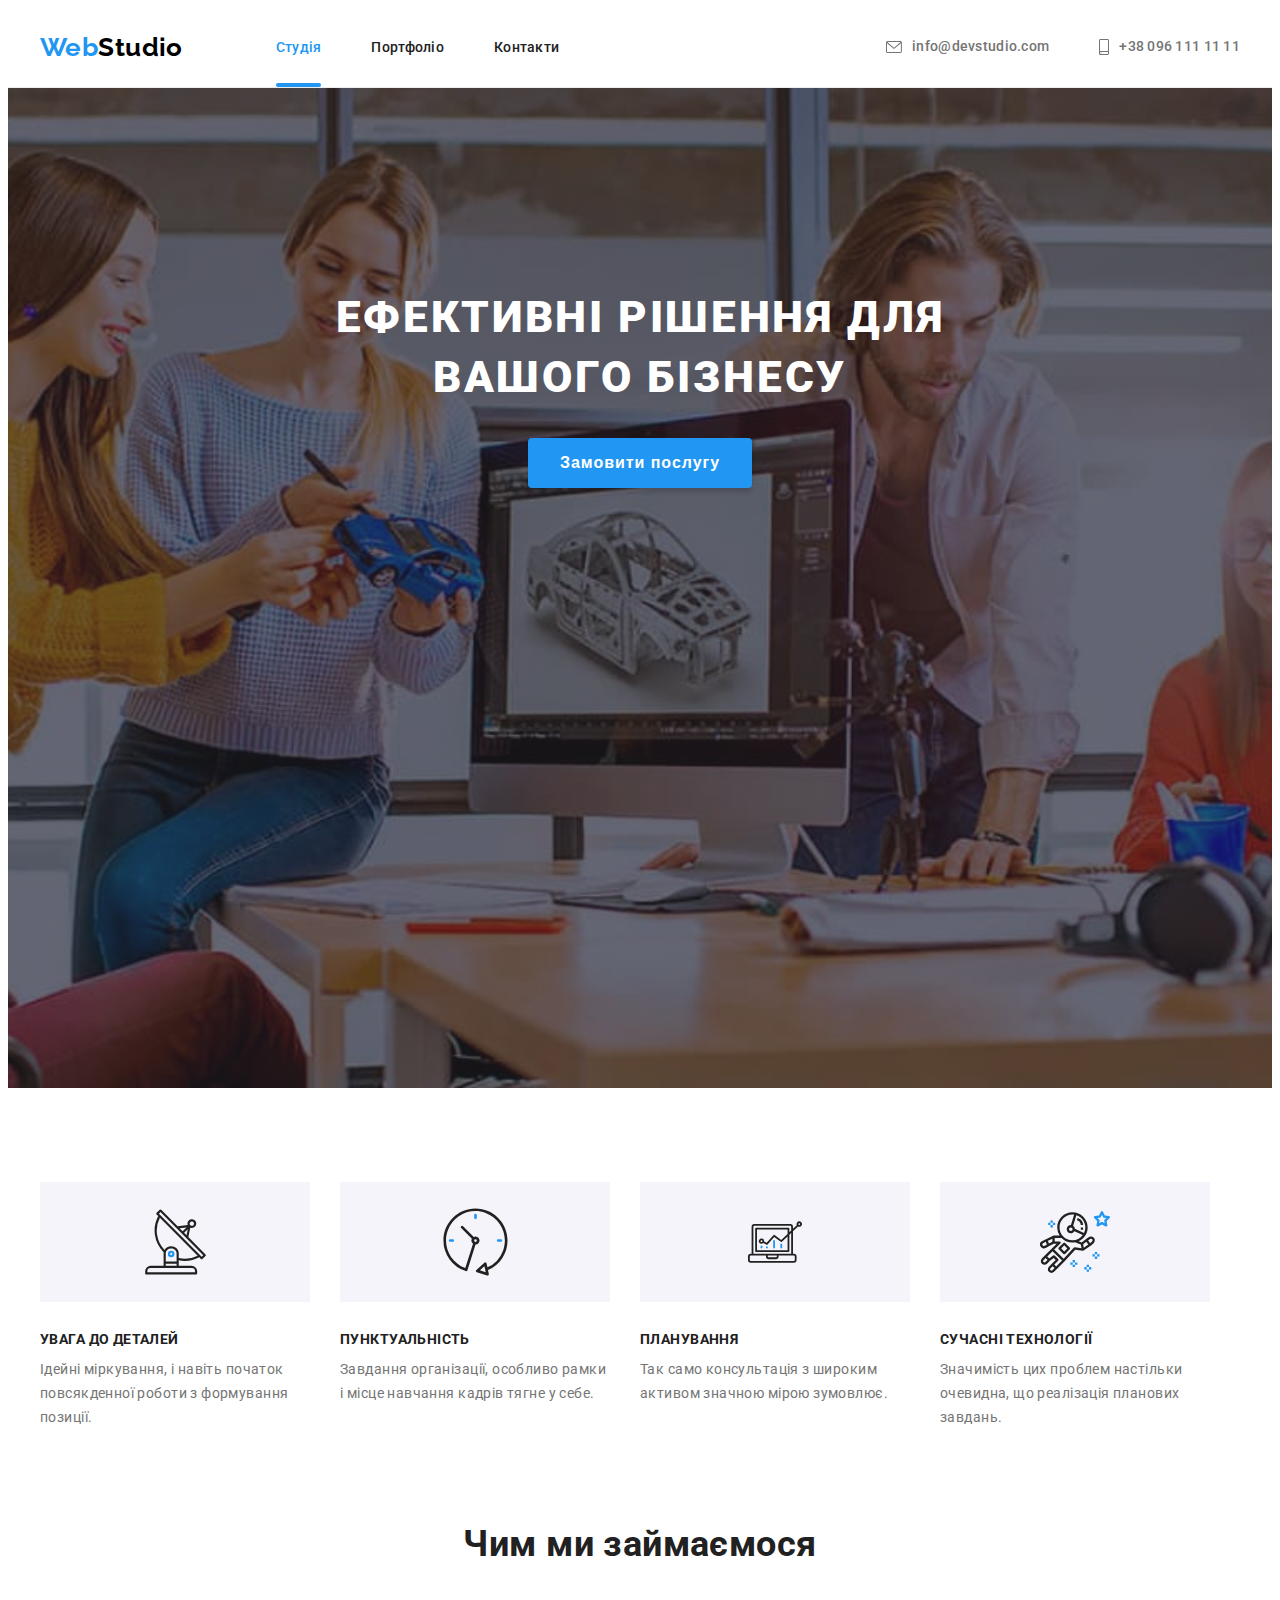
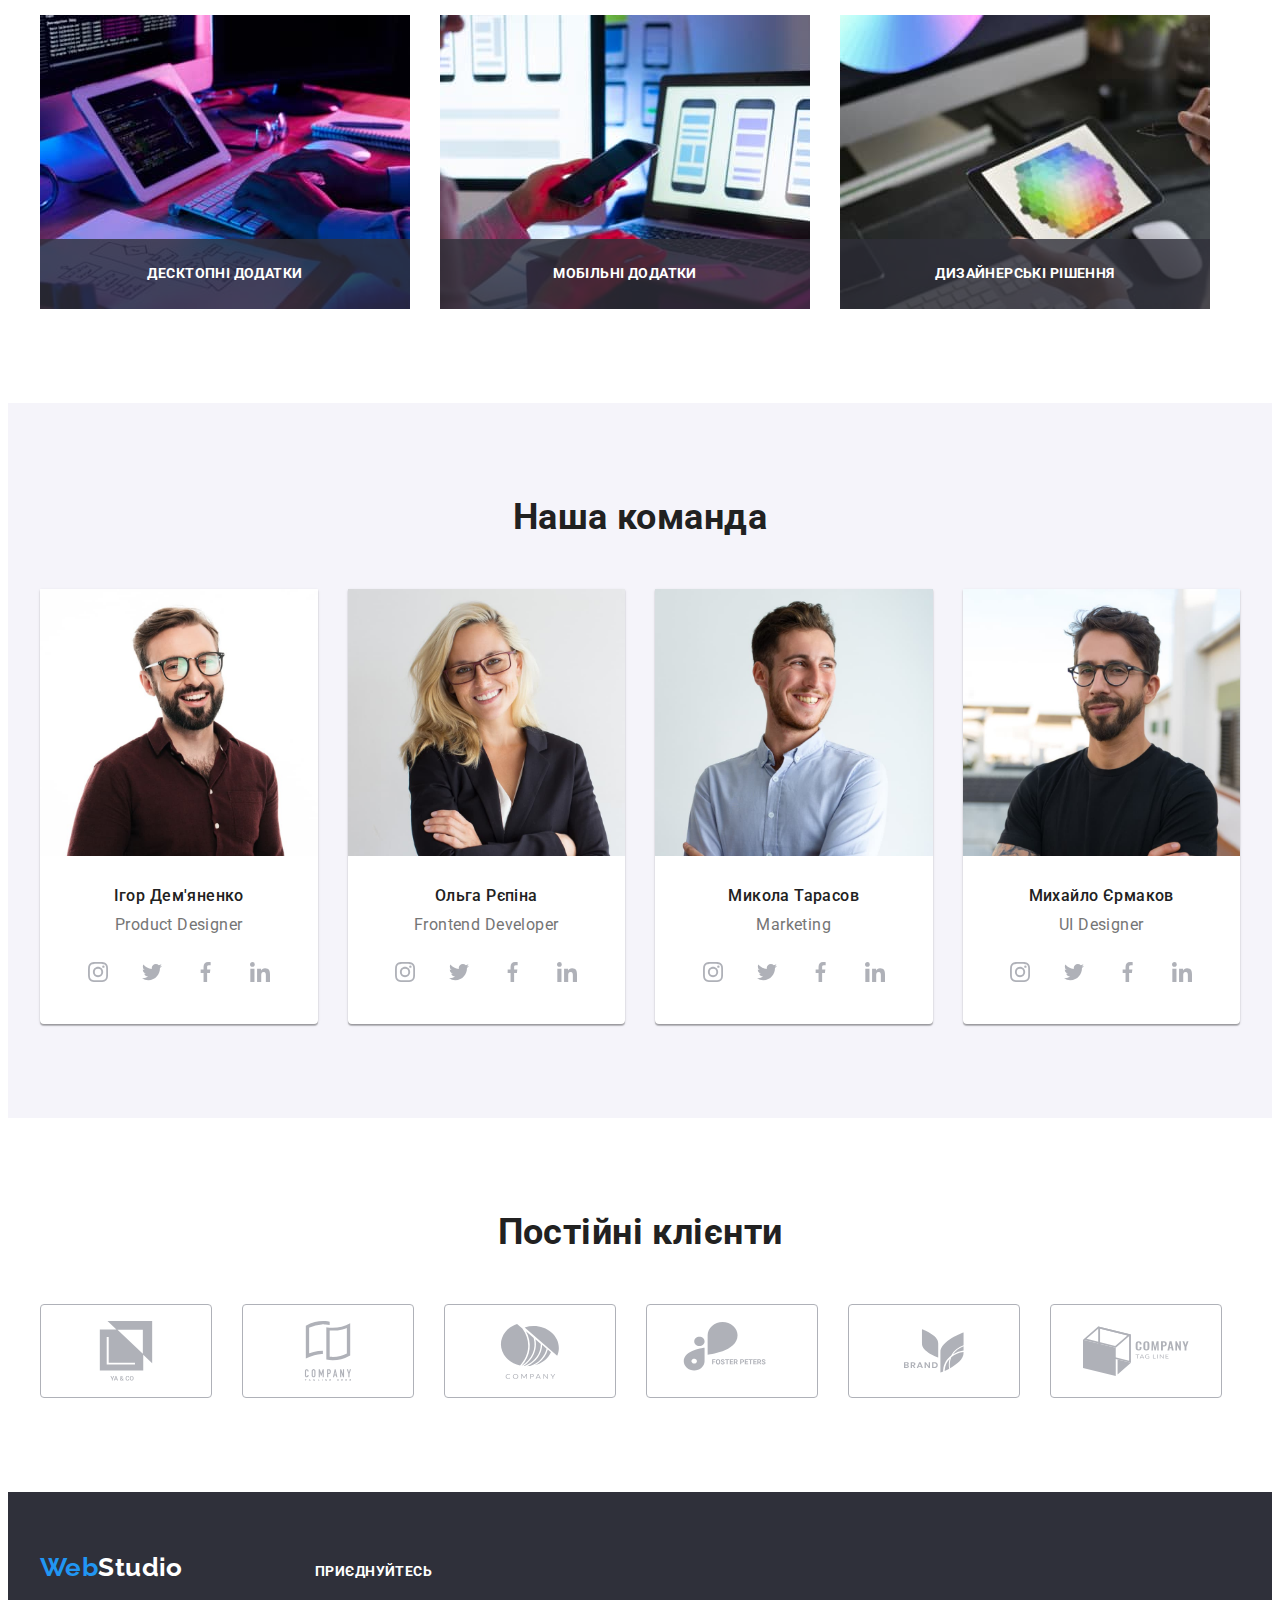
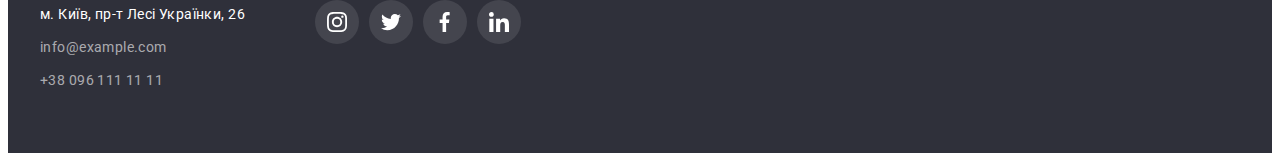
<file: index.html>
<!DOCTYPE html>
<html lang="uk">

<head>
  <meta charset="UTF-8" />
  <meta http-equiv="X-UA-Compatible" content="IE=edge" />
  <meta name="viewport" content="width=device-width, initial-scale=1.0" />
  <title>WebStudio</title>
  <link rel="preconnect" href="https://fonts.googleapis.com">
  <link rel="preconnect" href="https://fonts.gstatic.com" crossorigin>
  <link href="https://fonts.googleapis.com/css2?family=Raleway:wght@700&family=Roboto:wght@400;500;700;900&display=swap"
    rel="stylesheet">
  <link rel="stylesheet" href="https://cdnjs.cloudflare.com/ajax/libs/modern-normalize/1.1.0/modern-normalize.min.css"
    integrity="sha512-wpPYUAdjBVSE4KJnH1VR1HeZfpl1ub8YT/NKx4PuQ5NmX2tKuGu6U/JRp5y+Y8XG2tV+wKQpNHVUX03MfMFn9Q=="
    crossorigin="anonymous" referrerpolicy="no-referrer" />
  <link rel="stylesheet" href="./css/style.css">
</head>

<body>
  <!-- header -->

  <header class="header">
    <div class="container">
      <nav class="nav">
        <a class="nav-logo link" href="./index.html">Web<span class="logo-studio">Studio</span>
        </a>
        <ul class="nav-list list">
          <li class="nav-item">
            <a class="nav-link link nav-inner" href="">Студія</a>
          </li>
          <li class="nav-item">
            <a class="nav-link link" href="./portfolio.html">Портфоліо</a>
          </li>
          <li class="nav-item">
            <a class="nav-link link" href="">Контакти</a>
          </li>
        </ul>
      </nav>
      <ul class="nav-list list">
        <li class="nav-envelop">
          <a class="contact-link link" href="mailto:info@devstudio.com">
            <svg class="contact-link-icon" width="16" height="12">
              <use href="./images/symbol-defs.svg#icon-envelope"></use>
            </svg> info@devstudio.com</a>
        </li>
        <li>
          <a class="contact-link link" href="tel:+380961111111">
            <svg class="contact-link-icon" width="10" height="16">
              <use href="./images/symbol-defs.svg#icon-smartphone"></use>
            </svg>+38 096 111 11 11</a>
        </li>
      </ul>
    </div>
  </header>

  <!-- main -->

  <main>
    <section class="hero section">
      <div class="container">
        <div class="hero-content">
          <h1 class="hero-title">Ефективні рішення для вашого бізнесу</h1>
          <button class="hero-btn" type="button" data-modal-open>Замовити послугу</button>
        </div>
      </div>
    </section>
    <section class="principies section">
      <div class="container">
        <h2 class="visually-hidden">our principies</h2>
        <ul class="principies-list list">
          <li class="principies-item">
            <div class="background-icon">
              <svg class="principies-icon" width="65" height="70">
                <use href="./images/symbol-defs.svg#icon-antenna"></use>
              </svg>
            </div>
            <h3 class="principies-title">УВАГА ДО ДЕТАЛЕЙ</h3>
            <p class="principies-text">
              Ідейні міркування, і навіть початок повсякденної роботи з формування позиції.
            </p>
          </li>
          <li class="principies-item">
            <div class="background-icon">
              <svg class="principies-icon" width="67" height="70">
                <use href="./images/symbol-defs.svg#icon-clock"></use>
              </svg>
            </div>
            <h3 class="principies-title">ПУНКТУАЛЬНІСТЬ</h3>
            <p class="principies-text">
              Завдання організації, особливо рамки і місце навчання кадрів тягне у себе.
            </p>
          </li>
          <li class="principies-item">
            <div class="background-icon">
              <svg class="principies-icon" width="70" height="54">
                <use href="./images/symbol-defs.svg#icon-diagram"></use>
              </svg>
            </div>
            <h3 class="principies-title">ПЛАНУВАННЯ</h3>
            <p class="principies-text">
              Так само консультація з широким активом значною мірою зумовлює.
            </p>
          </li>
          <li class="principies-item">
            <div class="background-icon">
              <svg class="principies-icon" width="70" height="70">
                <use href="./images/symbol-defs.svg#icon-astronaut"></use>
              </svg>
            </div>
            <h3 class="principies-title">
              СУЧАСНІ ТЕХНОЛОГІЇ
            </h3>
            <p class="principies-text">
              Значимість цих проблем настільки очевидна, що реалізація планових завдань.
            </p>
          </li>
        </ul>
      </div>
    </section>
    <section class="work section">
      <div class="container">
        <h2 class="section-title">Чим ми займаємося</h2>
        <ul class="work-list list">
          <li class="work-item"><img src="./images/what-we-do/box_1.jpg" alt="box1" width="370" height="294" />
            <div class="work-item-text">
              <span>
                Десктопні додатки
              </span>
            </div>
          </li>
          <li class="work-item"><img src="./images/what-we-do/box_2.jpg" alt="box2" width="370" height="294" />
            <div class="work-item-text">
              <span>
                Мобільні додатки
              </span>
            </div>
          </li>
          <li class="work-item"><img src="./images/what-we-do/box_3.jpg" alt="box3" width="370" height="294" />
            <div class="work-item-text">
              <span>
                Дизайнерські рішення
              </span>
            </div>
          </li>
        </ul>
      </div>
    </section>
    <section class="team section">
      <div class="container">
        <h2 class="section-title">Наша команда</h2>
        <ul class="team-list list">
          <li class="team-item">
            <img src="./images/our-team/team_1.jpg" alt="team_1" width="270" height="260" />
            <div class="team-content">
              <h3 class="team-name">Ігор Дем'яненко</h3>
              <p class="team-text">Product Designer</p>
              <ul class="team-soc-list list">
                <li class="team-soc-item">
                  <a class="team-soc-link" href=""><svg class="team-soc-icon" width="20" height="20">
                      <use href="./images/symbol-defs.svg#icon-instagram"></use>
                    </svg>
                  </a>
                </li>
                <li class="team-soc-item">
                  <a class="team-soc-link" href="">
                    <svg class="team-soc-icon" width="20" height="20">
                      <use href="./images/symbol-defs.svg#icon-twitter">
                      </use>
                    </svg>
                  </a>
                </li>
                <li class="team-soc-item">
                  <a class="team-soc-link" href="">
                    <svg class="team-soc-icon" width="20" height="20">
                      <use href="./images/symbol-defs.svg#icon-facebook">
                      </use>
                    </svg>
                  </a>
                </li>
                <li class="team-soc-item">
                  <a class="team-soc-link" href="">
                    <svg class="team-soc-icon" width="20" height="20">
                      <use href="./images/symbol-defs.svg#icon-linkedin">
                      </use>
                    </svg>
                  </a>
                </li>
              </ul>
            </div>
          </li>
          <li class="team-item">
            <img src="./images/our-team/team_2.jpg" alt="team_2" width="270" height="260" />
            <div class="team-content">
              <h3 class="team-name">Ольга Рєпіна</h3>
              <p class="team-text">Frontend Developer</p>
              <ul class="team-soc-list list">
                <li class="team-soc-item">
                  <a class="team-soc-link" href=""><svg class="team-soc-icon" width="20" height="20">
                      <use href="./images/symbol-defs.svg#icon-instagram"></use>
                    </svg>
                  </a>
                </li>
                <li class="team-soc-item">
                  <a class="team-soc-link" href="">
                    <svg class="team-soc-icon" width="20" height="20">
                      <use href="./images/symbol-defs.svg#icon-twitter">
                      </use>
                    </svg>
                  </a>
                </li>
                <li class="team-soc-item">
                  <a class="team-soc-link" href="">
                    <svg class="team-soc-icon" width="20" height="20">
                      <use href="./images/symbol-defs.svg#icon-facebook">
                      </use>
                    </svg>
                  </a>
                </li>
                <li class="team-soc-item">
                  <a class="team-soc-link" href="">
                    <svg class="team-soc-icon" width="20" height="20">
                      <use href="./images/symbol-defs.svg#icon-linkedin">
                      </use>
                    </svg>
                  </a>
                </li>
              </ul>
            </div>
          </li>
          <li class="team-item">
            <img src="./images/our-team/team_3.jpg" alt="team_3" width="270" height="260" />
            <div class="team-content">
              <h3 class="team-name">Микола Тарасов</h3>
              <p class="team-text">Marketing</p>
              <ul class="team-soc-list list">
                <li class="team-soc-item">
                  <a class="team-soc-link" href=""><svg class="team-soc-icon" width="20" height="20">
                      <use href="./images/symbol-defs.svg#icon-instagram"></use>
                    </svg>
                  </a>
                </li>
                <li class="team-soc-item">
                  <a class="team-soc-link" href="">
                    <svg class="team-soc-icon" width="20" height="20">
                      <use href="./images/symbol-defs.svg#icon-twitter">
                      </use>
                    </svg>
                  </a>
                </li>
                <li class="team-soc-item">
                  <a class="team-soc-link" href="">
                    <svg class="team-soc-icon" width="20" height="20">
                      <use href="./images/symbol-defs.svg#icon-facebook">
                      </use>
                    </svg>
                  </a>
                </li>
                <li class="team-soc-item">
                  <a class="team-soc-link" href="">
                    <svg class="team-soc-icon" width="20" height="20">
                      <use href="./images/symbol-defs.svg#icon-linkedin">
                      </use>
                    </svg>
                  </a>
                </li>
              </ul>
            </div>
          </li>
          <li class="team-item">
            <img src="./images/our-team/team_4.jpg" alt="team_4" width="270" height="260" />
            <div class="team-content">
              <h3 class="team-name">Михайло Єрмаков</h3>
              <p class="team-text">UI Designer</p>
              <ul class="team-soc-list list">
                <li class="team-soc-item">
                  <a class="team-soc-link" href=""><svg class="team-soc-icon" width="20" height="20">
                      <use href="./images/symbol-defs.svg#icon-instagram"></use>
                    </svg>
                  </a>
                </li>
                <li class="team-soc-item">
                  <a class="team-soc-link" href="">
                    <svg class="team-soc-icon" width="20" height="20">
                      <use href="./images/symbol-defs.svg#icon-twitter">
                      </use>
                    </svg>
                  </a>
                </li>
                <li class="team-soc-item">
                  <a class="team-soc-link" href="">
                    <svg class="team-soc-icon" width="20" height="20">
                      <use href="./images/symbol-defs.svg#icon-facebook">
                      </use>
                    </svg>
                  </a>
                </li>
                <li class="team-soc-item">
                  <a class="team-soc-link" href="">
                    <svg class="team-soc-icon" width="20" height="20">
                      <use href="./images/symbol-defs.svg#icon-linkedin">
                      </use>
                    </svg>
                  </a>
                </li>
              </ul>
            </div>
          </li>
        </ul>
      </div>

      </div>
    </section>
    <section class="clients section">
      <div class="container">
        <h2 class="section-title">Постійні клієнти</h2>
        <ul class="clients-icon-group list">
          <li>
            <a class="clients-icon-link" href=""> <svg class="clients-icon" width="106" height="60">
                <use href="./images/symbol-defs.svg#icon-client-1"></use>
              </svg>
            </a>
          </li>
          <li>
            <a class="clients-icon-link" href=""> <svg class="clients-icon" width="106" height="60">
                <use href="./images/symbol-defs.svg#icon-client-2"></use>
              </svg>
            </a>
          </li>
          <li>
            <a class="clients-icon-link" href=""> <svg class="clients-icon" width="106" height="60">
                <use href="./images/symbol-defs.svg#icon-client-3"></use>
              </svg>
            </a>
          </li>
          <li>
            <a class="clients-icon-link" href=""> <svg class="clients-icon" width="106" height="60">
                <use href="./images/symbol-defs.svg#icon-client-4"></use>
              </svg>
            </a>
          </li>
          <li>
            <a class="clients-icon-link" href=""> <svg class="clients-icon" width="106" height="60">
                <use href="./images/symbol-defs.svg#icon-client-5"></use>
              </svg>
            </a>
          </li>
          <li>
            <a class="clients-icon-link" href=""> <svg class="clients-icon" width="106" height="60">
                <use href="./images/symbol-defs.svg#icon-client-6"></use>
              </svg>
            </a>
          </li>
        </ul>
      </div>
    </section>
  </main>

  <!-- footer -->

  <footer class="footer">
    <div class="container">
      <div>
        <a class="footer-logo link" href="./index.html">Web<span class="footer-logo-studio">Studio</span>
        </a>
        <address class="footer-adress">
          <ul class="footer-list list">
            <li class="footer-item">
              <a class="map link" href="https://goo.gl/maps/e1kzpUuALeePTq5k7" target="_blank"
                rel="noopener noreferrer nofollow">м. Київ, пр-т Лесі Українки, 26</a>
            </li>
            <li class="footer-item">
              <a class="footer-tel link" href="mailto:info@example.com">info@example.com</a>
            </li>
            <li class="footer-item-tel">
              <a class="footer-tel link" href="tel:+12127724150">+38 096 111 11 11</a>
            </li>
          </ul>
        </address>
      </div>
      <div class="footer-soc">
        <p class="footer-soc-text">приєднуйтесь</p>
        <ul class="footer-soc-list list">
          <li class="footer-soc-item"><a class="footer-soc-link" href="">
              <svg class="footer-soc-icon" width="20" height="20">
                <use href="./images/symbol-defs.svg#icon-instagram">
                </use>
              </svg>
            </a></li>
          <li class="footer-soc-item"><a class="footer-soc-link" href="">
              <svg class="footer-soc-icon" width="20" height="20">
                <use href="./images/symbol-defs.svg#icon-twitter">
                </use>
              </svg>
            </a></li>
          <li class="footer-soc-item"><a class="footer-soc-link" href="">
              <svg class="footer-soc-icon" width="20" height="20">
                <use href="./images/symbol-defs.svg#icon-facebook">
                </use>
              </svg>
            </a></li>
          <li class="footer-soc-item"><a class="footer-soc-link" href="">
              <svg class="footer-soc-icon" width="20" height="20">
                <use href="./images/symbol-defs.svg#icon-linkedin">
                </use>
              </svg>
            </a></li>
        </ul>
      </div>
    </div>
  </footer>
  <div class="backdrop is-hidden" data-modal>
    <div class="modal">
      <button type="button" class="modal-btn" data-modal-close>
        <svg class="modal-icon-close" width="18" height="18">
          <use href="./images/symbol-defs.svg#icon-close"></use>
        </svg>
      </button>
    </div>
  </div>
  <script src="./js/modal.js"></script>
</body>

</html>
</file>
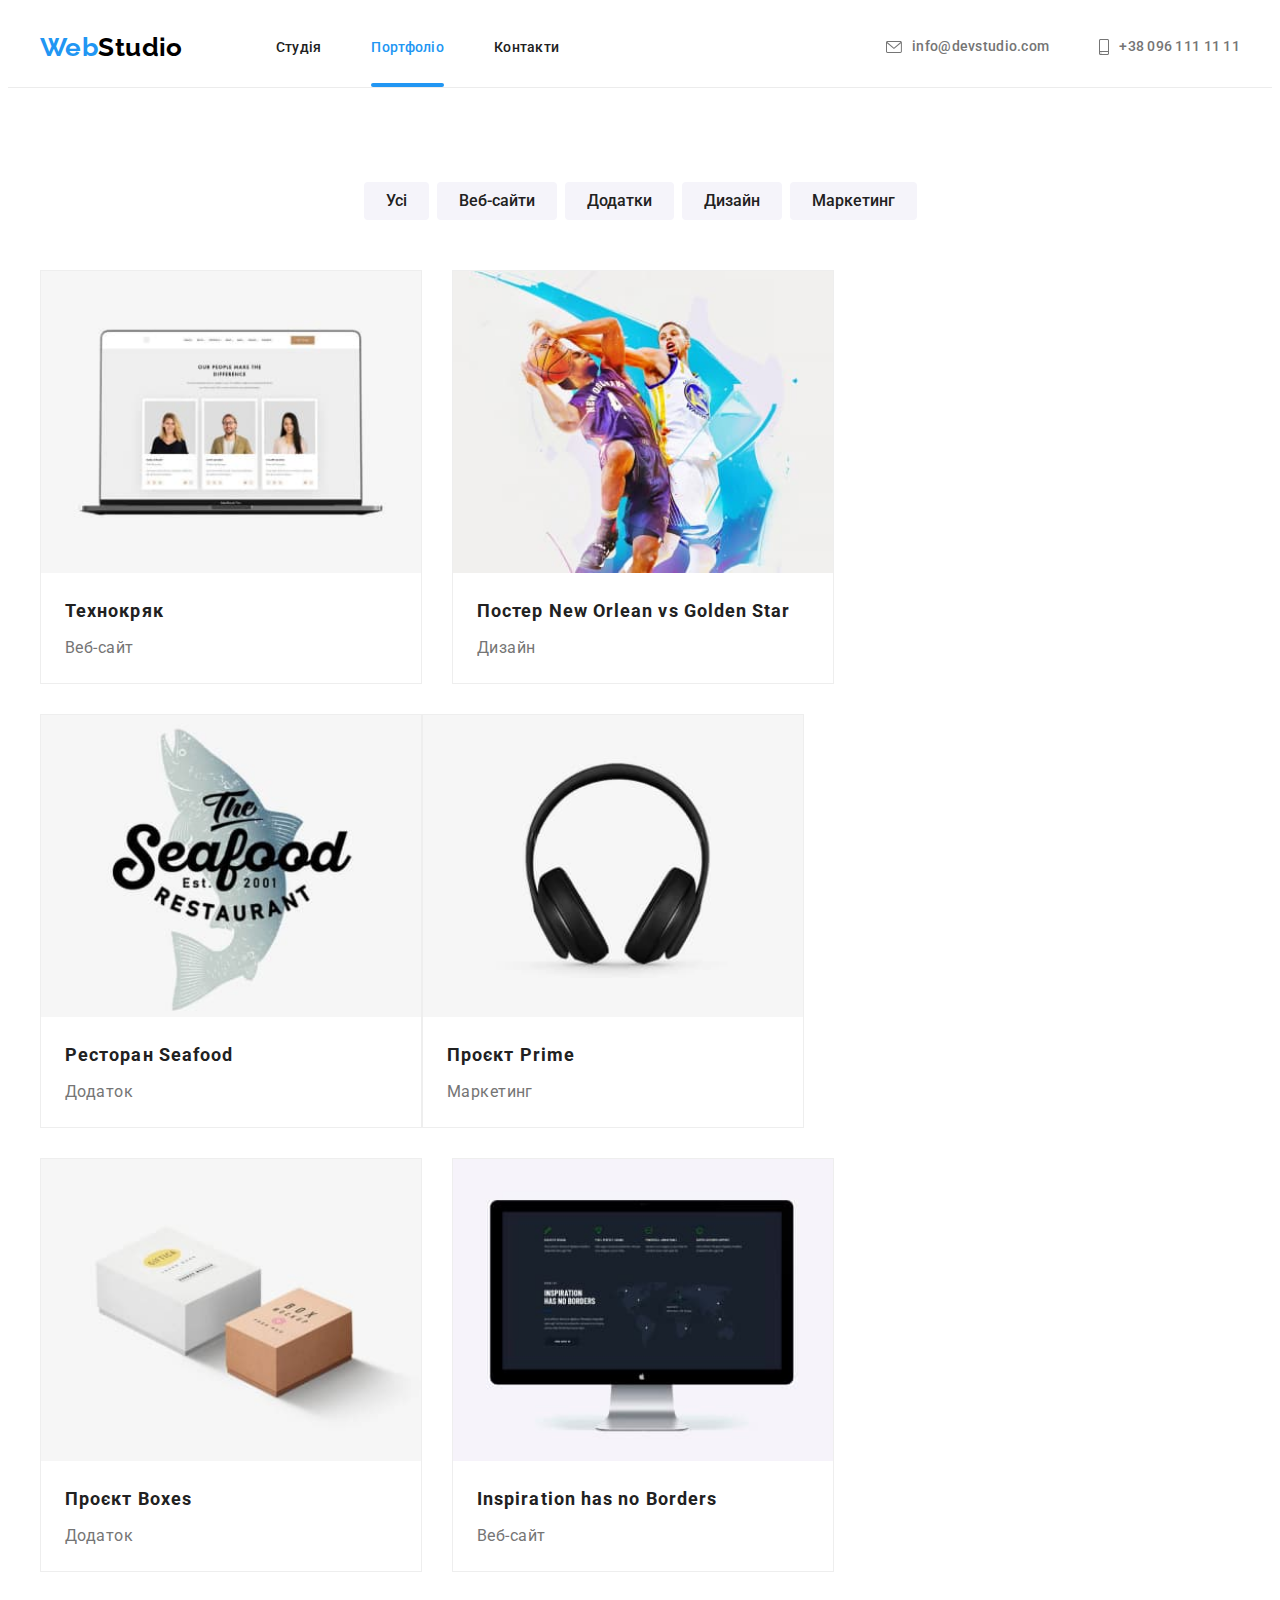
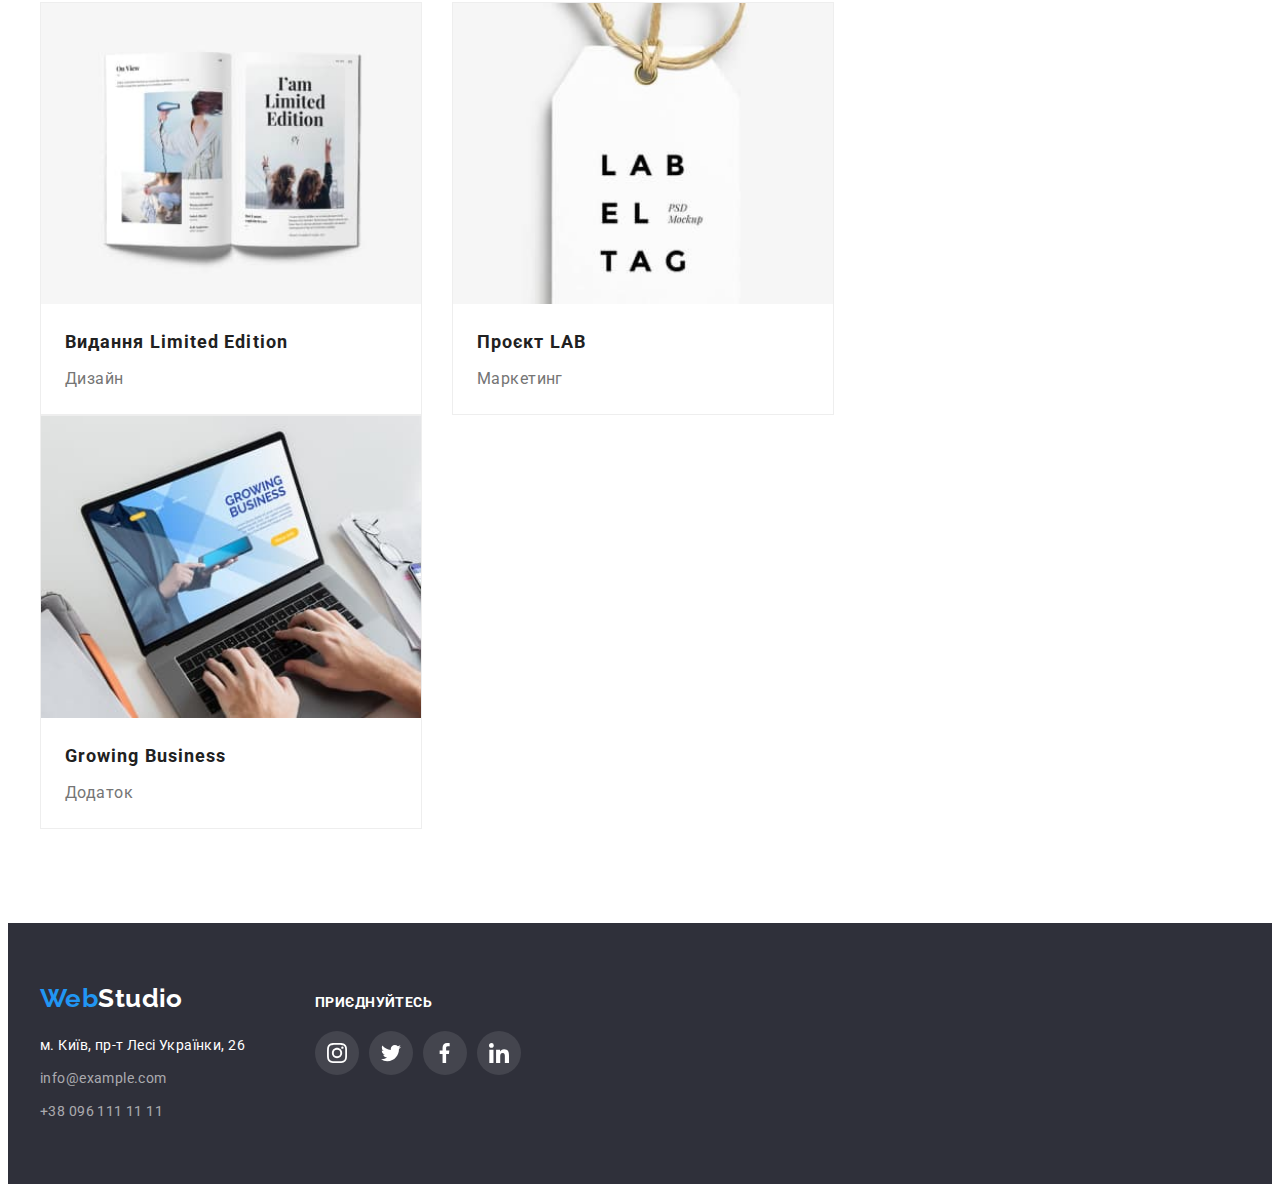
<file: portfolio.html>
<!DOCTYPE html>
<html lang="uk">

<head>
    <meta charset="UTF-8" />
    <meta http-equiv="X-UA-Compatible" content="IE=edge" />
    <meta name="viewport" content="width=device-width, initial-scale=1.0" />
    <title>WebStudio</title>
    <link rel="preconnect" href="https://fonts.googleapis.com">
    <link rel="preconnect" href="https://fonts.gstatic.com" crossorigin>
    <link
        href="https://fonts.googleapis.com/css2?family=Raleway:wght@700;900&family=Roboto:wght@400;500;700&display=swap"
        rel="stylesheet">
    <link rel="stylesheet" href="https://cdnjs.cloudflare.com/ajax/libs/modern-normalize/1.1.0/modern-normalize.min.css"
        integrity="sha512-wpPYUAdjBVSE4KJnH1VR1HeZfpl1ub8YT/NKx4PuQ5NmX2tKuGu6U/JRp5y+Y8XG2tV+wKQpNHVUX03MfMFn9Q=="
        crossorigin="anonymous" referrerpolicy="no-referrer" />
    <link rel="stylesheet" href="./css/style.css">
</head>

<body>
    <!-- header -->
    <header class="header">
        <div class="container">
            <nav class="nav">
                <a class="nav-logo link" href="./index.html">Web<span class="logo-studio">Studio</span>
                </a>
                <ul class="nav-list list">
                    <li class="nav-item">
                        <a class="nav-link link " href="./index.html">Студія</a>
                    </li>
                    <li class="nav-item">
                        <a class="nav-link link nav-inner" href="./portfolio.html">Портфоліо</a>
                    </li>
                    <li class="nav-item">
                        <a class="nav-link link" href="">Контакти</a>
                    </li>
                </ul>
            </nav>
            <ul class="nav-list list">
                <li class="nav-envelop">
                    <a class="contact-link link" href="mailto:info@devstudio.com">
                        <svg class="contact-link-icon" width="16" height="12">
                            <use href="./images/symbol-defs.svg#icon-envelope"></use>
                        </svg> info@devstudio.com</a>
                </li>
                <li>
                    <a class="contact-link link" href="tel:+380961111111">
                        <svg class="contact-link-icon" width="10" height="16">
                            <use href="./images/symbol-defs.svg#icon-smartphone"></use>
                        </svg>+38 096 111 11 11</a>
                </li>
            </ul>
        </div>
    </header>
    <!-- main -->
    <main>
        <section class="portfolio section">
            <div class="container">
                <h1 class="visually-hidden">Портфоліо</h1>
                <ul class="filter-list">
                    <li class="list"><button class="filter-btn" type="button">Усі</button></li>
                    <li class="list"><button class="filter-btn" type="button">Веб-сайти</button></li>
                    <li class="list"><button class="filter-btn" type="button">Додатки</button></li>
                    <li class="list"><button class="filter-btn" type="button">Дизайн</button></li>
                    <li class="list"><button class="filter-btn" type="button">Маркетинг</button></li>
                </ul>
                <ul class="portfolio-list">
                    <li class="portfolio-item list">
                        <a class="link" href="">
                            <div class="portfolio-wrap">
                                <img src="./images/portfolio/project1.jpg" alt="project1" width="370" height="294">
                                <p class="portfolio-top-text">
                                    Ресурс пропонує комплексні пропозиції з різним рівнем функціоналу та сервісів. Все
                                    це
                                    дозволить відвідувачу отримати
                                    вичерпні відомості про компанію чи приватну особу.
                                </p>
                            </div>
                            <div class="portfolio-content">
                                <h2 class="portfolio-title">Технокряк</h3>
                                    <p class="portfolio-text">Веб-сайт</p>
                            </div>
                        </a>
                    </li>
                    <li class="portfolio-item list">
                        <a class="link" href="">
                            <div class="portfolio-wrap">
                                <img src="./images/portfolio/project2.jpg" alt="project2" width="370" height="294">
                                <p class="portfolio-top-text">
                                    Ресурс пропонує комплексні пропозиції з різним рівнем функціоналу та сервісів. Все
                                    це
                                    дозволить відвідувачу отримати
                                    вичерпні відомості про компанію чи приватну особу.
                                </p>
                            </div>
                            <div class="portfolio-content">
                                <h2 class="portfolio-title">Постер New Orlean vs Golden Star</h3>
                                    <p class="portfolio-text">Дизайн</p>
                            </div>
                        </a>
                    </li>
                    <li class="portfolio-item list">
                        <a class="link" href="">
                            <div class="portfolio-wrap">
                                <img src="./images/portfolio/project3.jpg" alt="project3" width="370" height="294">
                                <p class="portfolio-top-text">
                                    Ресурс пропонує комплексні пропозиції з різним рівнем функціоналу та сервісів. Все
                                    це
                                    дозволить відвідувачу отримати
                                    вичерпні відомості про компанію чи приватну особу.
                                </p>
                            </div>
                            <div class="portfolio-content">
                                <h2 class="portfolio-title">Ресторан Seafood</h3>
                                    <p class="portfolio-text">Додаток</p>
                            </div>
                        </a>
                    </li>
                    <li class="portfolio-item list">
                        <a class="link" href="">
                            <div class="portfolio-wrap">
                                <img src="./images/portfolio/project4.jpg" alt="project4" width="370" height="294">
                                <p class="portfolio-top-text">
                                    Ресурс пропонує комплексні пропозиції з різним рівнем функціоналу та сервісів. Все
                                    це
                                    дозволить відвідувачу отримати
                                    вичерпні відомості про компанію чи приватну особу.
                                </p>
                            </div>
                            <div class="portfolio-content">
                                <h2 class="portfolio-title">Проєкт Prime</h3>
                                    <p class="portfolio-text">Маркетинг</p>
                            </div>
                        </a>
                    </li>
                    <li class="portfolio-item list">
                        <a class="link" href="">
                            <div class="portfolio-wrap">
                                <img src="./images/portfolio/project5.jpg" alt="project5" width="370" height="294">
                                <p class="portfolio-top-text">
                                    Ресурс пропонує комплексні пропозиції з різним рівнем функціоналу та сервісів. Все
                                    це
                                    дозволить відвідувачу отримати
                                    вичерпні відомості про компанію чи приватну особу.
                                </p>
                            </div>
                            <div class="portfolio-content">
                                <h2 class="portfolio-title">Проєкт Boxes</h3>
                                    <p class="portfolio-text">Додаток</p>
                            </div>
                        </a>
                    </li>
                    <li class="portfolio-item list">
                        <a class="link" href="">
                            <div class="portfolio-wrap">
                                <img src="./images/portfolio/project6.jpg" alt="project6" width="370" height="294">
                                <p class="portfolio-top-text">
                                    Ресурс пропонує комплексні пропозиції з різним рівнем функціоналу та сервісів. Все
                                    це
                                    дозволить відвідувачу отримати
                                    вичерпні відомості про компанію чи приватну особу.
                                </p>
                            </div>
                            <div class="portfolio-content">
                                <h2 class="portfolio-title">Inspiration has no Borders</h3>
                                    <p class="portfolio-text">Веб-сайт</p>
                            </div>
                        </a>
                    </li>
                    <li class="portfolio-item list">
                        <a class="link" href="">
                            <div class="portfolio-wrap">
                                <img src="./images/portfolio/project7.jpg" alt="project7" width="370" height="294">
                                <p class="portfolio-top-text">
                                    Ресурс пропонує комплексні пропозиції з різним рівнем функціоналу та сервісів. Все
                                    це
                                    дозволить відвідувачу отримати
                                    вичерпні відомості про компанію чи приватну особу.
                                </p>
                            </div>
                            <div class="portfolio-content">
                                <h2 class="portfolio-title">Видання Limited Edition</h3>
                                    <p class="portfolio-text">Дизайн</p>
                            </div>
                        </a>
                    </li>
                    <li class="portfolio-item list">
                        <a class="link" href="">
                            <div class="portfolio-wrap">
                                <img src="./images/portfolio/project8.jpg" alt="project8" width="370" height="294">
                                <p class="portfolio-top-text">
                                    Ресурс пропонує комплексні пропозиції з різним рівнем функціоналу та сервісів. Все
                                    це
                                    дозволить відвідувачу отримати
                                    вичерпні відомості про компанію чи приватну особу.
                                </p>
                            </div>
                            <div class="portfolio-content">
                                <h2 class="portfolio-title">Проєкт LAB</h3>
                                    <p class="portfolio-text">Маркетинг</p>
                            </div>
                        </a>
                    </li>
                    <li class="portfolio-item list">
                        <a class="link" href="">
                            <div class="portfolio-wrap">
                                <img src="./images/portfolio/project9.jpg" alt="project9" width="370" height="294">
                                <p class="portfolio-top-text">
                                    Ресурс пропонує комплексні пропозиції з різним рівнем функціоналу та сервісів. Все
                                    це
                                    дозволить відвідувачу отримати
                                    вичерпні відомості про компанію чи приватну особу.
                                </p>
                            </div>
                            <div class="portfolio-content">
                                <h2 class="portfolio-title">Growing Business</h3>
                                    <p class="portfolio-text">Додаток</p>
                            </div>
                        </a>
                    </li>
                </ul>
        </section>
        </div>
    </main>
    <!-- footer -->
    <footer class="footer">
        <div class="container">
            <div>
                <a class="footer-logo link" href="./index.html">Web<span class="footer-logo-studio">Studio</span>
                </a>
                <address class="footer-adress">
                    <ul class="footer-list list">
                        <li class="footer-item">
                            <a class="map link" href="https://goo.gl/maps/e1kzpUuALeePTq5k7" target="_blank"
                                rel="noopener noreferrer nofollow">м. Київ, пр-т Лесі Українки, 26</a>
                        </li>
                        <li class="footer-item">
                            <a class="footer-tel link" href="mailto:info@example.com">info@example.com</a>
                        </li>
                        <li class="footer-item-tel">
                            <a class="footer-tel link" href="tel:+12127724150">+38 096 111 11 11</a>
                        </li>
                    </ul>
                </address>
            </div>
            <div class="footer-soc">
                <p class="footer-soc-text">приєднуйтесь</p>
                <ul class="footer-soc-list list">
                    <li class="footer-soc-item"><a class="footer-soc-link" href="">
                            <svg class="footer-soc-icon" width="20" height="20">
                                <use href="./images/symbol-defs.svg#icon-instagram">
                                </use>
                            </svg>
                        </a></li>
                    <li class="footer-soc-item"><a class="footer-soc-link" href="">
                            <svg class="footer-soc-icon" width="20" height="20">
                                <use href="./images/symbol-defs.svg#icon-twitter">
                                </use>
                            </svg>
                        </a></li>
                    <li class="footer-soc-item"><a class="footer-soc-link" href="">
                            <svg class="footer-soc-icon" width="20" height="20">
                                <use href="./images/symbol-defs.svg#icon-facebook">
                                </use>
                            </svg>
                        </a></li>
                    <li class="footer-soc-item"><a class="footer-soc-link" href="">
                            <svg class="footer-soc-icon" width="20" height="20">
                                <use href="./images/symbol-defs.svg#icon-linkedin">
                                </use>
                            </svg>
                        </a></li>
                </ul>
            </div>
        </div>
    </footer>
</body>

</html>
</file>
<file: css/style.css>
:root {
  --main-text-color: #757575;
  --second-title-color: #212121;
  --accent-color: #2196f3;
  --main-title-color: #ffffff;
  --second-background: #2f303a;
  --team-background: #f5f4fa;
}

p,
h1,
h2,
h3,
h4,
h5,
h6 {
  margin: 0;
}

ul,
ol {
  margin: 0;
  padding-left: 0;
}

button {
  cursor: pointer;
}

address {
  font-style: normal;
}

body {
  font-family: 'Roboto', sans-serif;
  letter-spacing: 0.03em;
  font-size: 14px;
  color: var(--main-text-color);
}

.list {
  list-style: none;
}

.link {
  text-decoration: none;
}

.container {
  width: 1200px;
  padding-left: 15px;
  padding-right: 15px;
  /* outline: 2px solid red; */
  margin: 0 auto;
}

img {
  display: block;
  width: 100%;
  height: auto;
}

/* -----header -----*/

.nav {
  display: flex;
  margin-right: auto;
}

.header .container {
  display: flex;
  align-items: center;
}

.header {
  border-bottom: 1px solid #ececec;
  padding-top: 24px;
  padding-bottom: 24px;
}

.nav-logo {
  font-family: 'Raleway', sans-serif;
  font-style: normal;
  font-weight: 700;
  font-size: 26px;
  line-height: 1.19;
  color: var(--accent-color);
  margin-right: 93px;
}

.logo-studio {
  color: #000;
}

.nav-link {
  font-weight: 500;
  line-height: 1.14;
  letter-spacing: 0.02em;
  color: var(--second-title-color);
  transition-property: color;
  transition-duration: 250ms;
  transition-timing-function: cubic-bezier(0.4, 0, 0.2, 1);
  position: relative;
}

.nav-inner::after {
  content: '';
  position: absolute;
  left: 0;
  bottom: -32px;
  display: block;
  width: 100%;
  height: 4px;
  background: #2196f3;
  border-radius: 2px;
}

.nav-list {
  display: flex;
  align-items: center;
  gap: 50px;
}

.contact-link {
  font-weight: 500;
  line-height: 1.14;
  letter-spacing: 0.02em;
  color: var(--main-text-color);
  display: flex;
  align-items: center;
  justify-content: center;
  transition-property: color;
  transition-duration: 250ms;
  transition-timing-function: cubic-bezier(0.4, 0, 0.2, 1);
}

.contact-link-icon {
  margin-right: 10px;
  fill: var(--main-text-color);
  transition-property: fill;
  transition-duration: 250ms;
  transition-timing-function: cubic-bezier(0.4, 0, 0.2, 1);
}

.contact-link:hover .contact-link-icon,
.contact-link:focus .contact-link-icon {
  fill: var(--accent-color);
}

.nav-link:hover,
.nav-link:focus,
.contact-link:hover,
.contact-link:focus {
  color: var(--accent-color);
}

.nav-inner {
  color: var(--accent-color);
}

/* -----hero----- */

.hero.section {
  background: var(--second-background);
  text-align: center;
  padding-top: 200px;
  padding-bottom: 200px;
  background-image: linear-gradient(to right, rgba(47, 48, 58, 0.4), rgba(47, 48, 58, 0.4)),
    url(../images/slider/main-img.jpg);
  background-size: cover;
  max-width: 1600px;
  height: 600px;
  margin-right: auto;
  margin-left: auto;
  background-position: center;
}

.hero-title {
  font-weight: 900;
  font-size: 44px;
  line-height: 1.36;
  letter-spacing: 0.06em;
  text-transform: uppercase;
  color: var(--main-title-color);
  margin-bottom: 30px;
  width: 696px;
  margin-left: auto;
  margin-right: auto;
}

.hero-btn {
  font-weight: 700;
  font-size: 16px;
  line-height: 1.87;
  align-items: center;
  text-align: center;
  letter-spacing: 0.06em;
  color: var(--main-title-color);
  background: var(--accent-color);
  box-shadow: 0px 4px 4px rgba(0, 0, 0, 0.15);
  border-radius: 4px;
  padding: 10px 32px;
  border: none;
}

/* -----principies----- */

.section {
  padding-top: 94px;
  padding-bottom: 94px;
}

.visually-hidden {
  position: absolute;
  white-space: nowrap;
  width: 1px;
  height: 1px;
  overflow: hidden;
  border: 0;
  padding: 0;
  clip: rect(0 0 0 0);
  clip-path: inset(50%);
  margin: -1px;
}

.principies-title {
  font-size: inherit;
  line-height: 1.14;
  text-transform: uppercase;
  color: var(--second-title-color);
  margin-bottom: 10px;
}

.principies-text {
  line-height: 1.71;
}

.principies-list {
  display: flex;
  gap: 30px;
}

.principies-item {
  align-items: center;
  width: 270px;
}

.background-icon {
  background-color: #f5f4fa;
  width: 270px;
  height: 120px;
  display: flex;
  justify-content: center;
  align-items: center;
  margin-bottom: 30px;
}

/* -----our work----- */

.work {
  padding-top: 0;
}

.section-title {
  font-size: 36px;
  line-height: 1.16;
  text-align: center;
  color: var(--second-title-color);
  margin-bottom: 50px;
}

.work-list {
  display: flex;
  gap: 30px;
}

.work-item {
  position: relative;
}

.work-item-text {
  background-color: #2f303acc;
  display: flex;
  align-items: center;
  justify-content: center;
  width: 370px;
  height: 70px;
  font-weight: 700;
  line-height: 1.14;
  text-transform: uppercase;
  position: absolute;
  bottom: 0px;
  color: var(--main-title-color);
}

/* -----team----- */

.team-list {
  display: flex;
  gap: 30px;
}

.team-item {
  background-color: var(--main-title-color);
  box-shadow: 0px 1px 3px rgba(0, 0, 0, 0.12), 0px 1px 1px rgba(0, 0, 0, 0.14),
    0px 2px 1px rgba(0, 0, 0, 0.2);
  border-radius: 0px 0px 4px 4px;
  width: calc((100% - 90px) / 4);
}

.team {
  background: var(--team-background);
}

.team-name {
  font-weight: 500;
  font-size: 16px;
  line-height: 1.19;
  text-align: center;
  color: var(--second-title-color);
  margin-bottom: 10px;
}

.team-text {
  font-size: 16px;
  line-height: 1.19;
  text-align: center;
  color: var(--main-text-color);
  margin-bottom: 16px;
}

.team-content {
  padding-top: 30px;
  padding-bottom: 30px;
}

.team-soc-list {
  display: flex;
  justify-content: center;
  gap: 10px;
}

.team-soc-icon {
  fill: #afb1b8;
  transition: fill 250ms cubic-bezier(0.4, 0, 0.2, 1);
}

.team-soc-link {
  width: 44px;
  height: 44px;
  display: flex;
  justify-content: center;
  align-items: center;
  border-radius: 50%;
  transition-property: background-color;
  transition-duration: 250ms;
  transition-timing-function: cubic-bezier(0.4, 0, 0.2, 1);
}

.team-soc-link:hover,
.team-soc-link:focus {
  background-color: var(--accent-color);
}

.team-soc-link:hover .team-soc-icon,
.team-soc-link:focus .team-soc-icon {
  fill: var(--main-title-color);
}

/* -----clients----- */
.clients-icon-group {
  display: flex;
  gap: 30px;
}

.clients-icon-link {
  background-color: var(--main-title-color);
  border: 1px solid #afb1b8;
  border-radius: 4px;
  width: 170px;
  height: 92px;
  display: flex;
  justify-content: center;
  align-items: center;
  transition-property: border;
  transition-duration: 250ms;
  transition-timing-function: cubic-bezier(0.4, 0, 0.2, 1);
}

.clients-icon {
  fill: #afb1b8;
  transition-property: fill;
  transition-duration: 250ms;
  transition-timing-function: cubic-bezier(0.4, 0, 0.2, 1);
}

.clients-icon-link:hover,
.clients-icon-link:focus {
  border: 1px solid var(--accent-color);
}

.clients-icon-link:hover .clients-icon,
.clients-icon-link:focus .clients-icon {
  fill: var(--accent-color);
}

/* -----footer----- */

.footer {
  background: var(--second-background);

  padding-top: 60px;
  padding-bottom: 60px;
}

.footer-adress {
  font-style: normal;
  margin-top: 20px;
}

.footer-logo {
  font-family: 'Raleway', sans-serif;
  font-style: normal;
  font-weight: 700;
  font-size: 26px;
  line-height: 1.19;
  color: var(--accent-color);
}

.footer-logo-studio {
  color: var(--main-title-color);
}

.footer-item {
  margin-bottom: 9px;
}

.map {
  line-height: 1.71;
  color: var(--main-title-color);
}

.footer-tel {
  line-height: 1.71;
  color: rgba(255, 255, 255, 0.6);
  transition-property: color;
  transition-duration: 250ms;
  transition-timing-function: cubic-bezier(0.4, 0, 0.2, 1);
}

.footer-tel:hover,
.footer-tel:focus {
  color: var(--accent-color);
}

.footer .container {
  display: flex;
  align-items: baseline;
}

.footer-soc {
  margin-left: 70px;
  font-weight: 700;
  line-height: 1.14;
  text-transform: uppercase;
  color: #ffffff;
  align-items: baseline;
}

.footer-soc-text {
  margin-bottom: 20px;
}

.footer-soc-list {
  display: flex;
  gap: 10px;
}
.footer-soc-icon {
  fill: var(--main-title-color);
}

.footer-soc-link {
  width: 44px;
  height: 44px;
  display: flex;
  justify-content: center;
  align-items: center;
  background-color: rgba(255, 255, 255, 0.1);
  border-radius: 50%;
  transition-property: background-color;
  transition-duration: 250ms;
  transition-timing-function: cubic-bezier(0.4, 0, 0.2, 1);
}

.footer-soc-link:hover,
.footer-soc-link:focus {
  background-color: var(--accent-color);
}

/* -----portfolio-filter----- */

.filter-btn:hover,
.filter-btn:focus {
  background: var(--accent-color);
  color: var(--main-title-color);
  box-shadow: 0px 3px 1px rgba(0, 0, 0, 0.1), 0px 1px 2px rgba(0, 0, 0, 0.08),
    0px 2px 2px rgba(0, 0, 0, 0.12);
}

.filter-btn {
  padding: 6px 22px;
  font-family: inherit;
  font-weight: 500;
  font-size: 16px;
  line-height: 1.63;
  text-align: center;
  color: var(--second-title-color);
  background: var(--team-background);
  border: none;
  cursor: pointer;
  border-radius: 4px;
  transition-property: background, color, box-shadow;
  transition-duration: 250ms;
  transition-timing-function: cubic-bezier(0.4, 0, 0.2, 1);
}

.filter-list {
  display: flex;
  justify-content: center;
  gap: 8px;
  margin-bottom: 50px;
}

/* -----portfolio-projects------ */

.portfolio-list {
  display: flex;
  flex-wrap: wrap;
}

.portfolio-title {
  font-size: 18px;
  line-height: 2;
  letter-spacing: 0.06em;
  color: var(--second-title-color);
  margin-bottom: 4px;
}

.portfolio-text {
  font-size: 16px;
  line-height: 1.87;
  color: var(--main-text-color);
}

.portfolio-item {
  width: calc((100% - 60px) / 3);
  margin-right: 30px;
  margin-bottom: 30px;
  border: 1px solid #eeeeee;
  transition-property: box-shadow;
  transition-duration: 250ms;
  transition-timing-function: cubic-bezier(0.4, 0, 0.2, 1);
}

.portfolio-item:hover,
.portfolio-item:focus {
  cursor: pointer;
  box-shadow: 0px 1px 1px rgba(0, 0, 0, 0.12), 0px 4px 4px rgba(0, 0, 0, 0.06),
    1px 4px 6px rgba(0, 0, 0, 0.16);
}

.portfolio-item:nth-child(3n) {
  margin-right: 0;
}

.portfolio-item:nth-last-child(-n + 3) {
  margin-bottom: 0;
}
.portfolio-item:hover .portfolio-top-text {
  transform: translateY(0);
}

.portfolio-wrap {
  position: relative;
  overflow: hidden;
}

.portfolio-top-text {
  font-size: 18px;
  line-height: 1.55;
  color: var(--main-title-color);
  position: absolute;
  top: 0;
  left: 0;
  background: rgba(33, 150, 243, 0.9);
  padding: 63px 24px;
  width: 100%;
  height: 100%;
  transform: translateY(100%);
  transition: transform 250ms linear;
}

.portfolio-content {
  padding: 20px 24px;
}

.backdrop {
  position: fixed;
  top: 0;
  width: 100%;
  height: 100%;
  background-color: rgba(0, 0, 0, 0.2);
  transition: opacity 250ms linear, visibility 250ms linear;
}

.modal {
  background-color: #ffffff;
  box-shadow: 0px 1px 3px rgba(0, 0, 0, 0.12), 0px 1px 1px rgba(0, 0, 0, 0.14),
    0px 2px 1px rgba(0, 0, 0, 0.2);
  border-radius: 4px;
  width: 528px;
  min-height: 581px;
  position: absolute;
  top: 50%;
  left: 50%;
  transform: translate(-50%, -50%) scale(1);
  transition: transform 250ms linear;
}

.backdrop.is-hidden .modal {
  transform: translate(-50%, -50%) scale(0);
}
.modal-btn {
  width: 30px;
  height: 30px;
  border: 1px solid;
  border-color: #0000001a;
  border-radius: 50%;
  background-color: transparent;
  position: absolute;
  right: 8px;
  top: 8px;
  display: flex;
  align-items: center;
  justify-content: center;
}

.is-hidden {
  opacity: 0;
  visibility: hidden;
  pointer-events: none;
}
</file>
